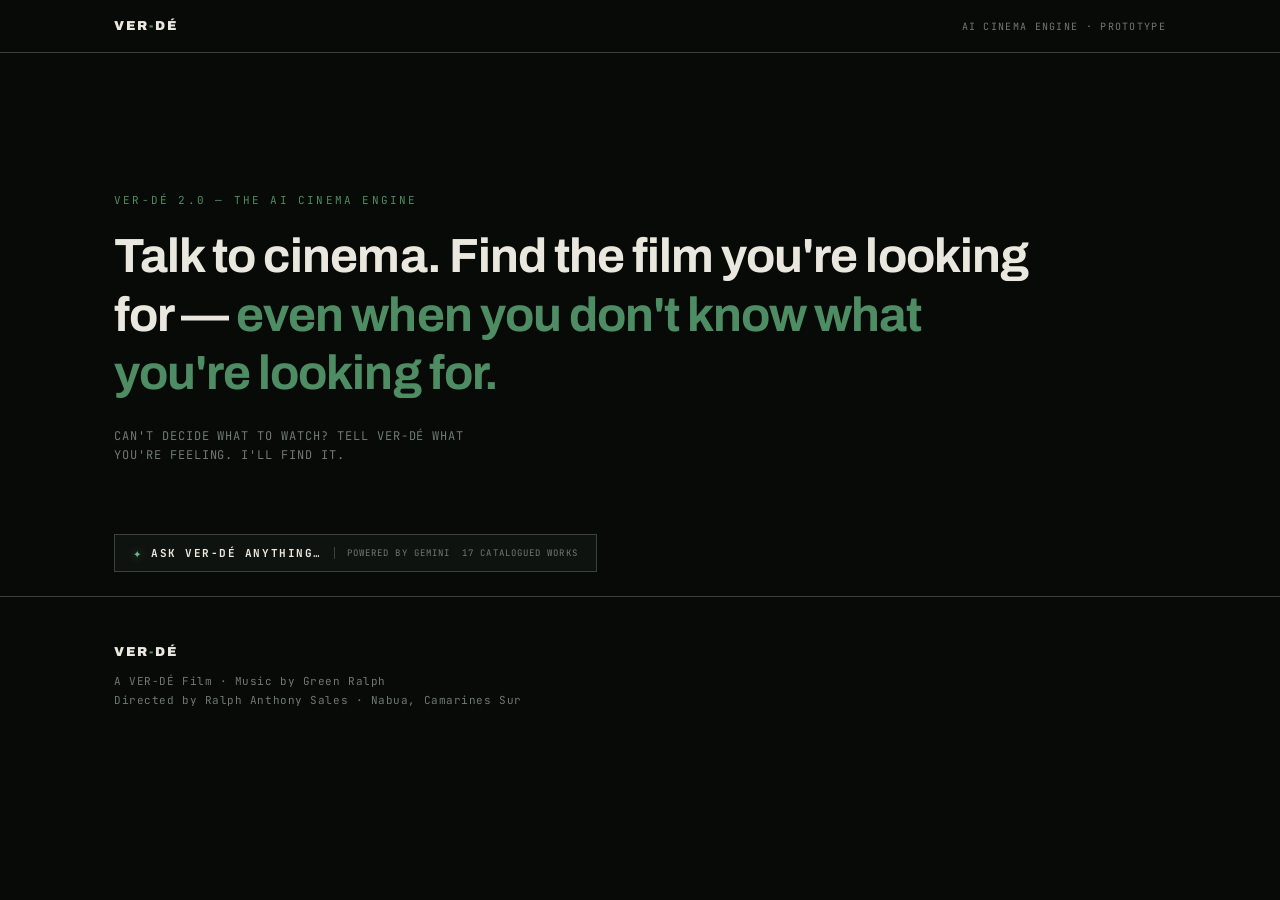
<file: index.html>
<!doctype html>
<html lang="en">
<head>
  <meta charset="UTF-8">
  <meta name="viewport" content="width=device-width, initial-scale=1.0">
  <meta name="description" content="VER-DÉ 2.0 — The AI Cinema Engine. Talk to cinema. Find the film you're looking for — even when you don't know what you're looking for.">
  <title>VER-DÉ 2.0 — The AI Cinema Engine</title>
  <link href="data:image/svg+xml,%3Csvg xmlns='http://www.w3.org/2000/svg' viewBox='0 0 64 64'%3E%3Crect width='64' height='64' fill='%23080A08'/%3E%3Cpath d='M16 18 L32 46 L48 18' fill='none' stroke='%23E9E7DE' stroke-width='7' stroke-linecap='square'/%3E%3Crect x='26' y='30' width='12' height='4.5' fill='%234E8C63'/%3E%3C/svg%3E" rel="icon">
  <link href="data:image/svg+xml,%3Csvg xmlns='http://www.w3.org/2000/svg' viewBox='0 0 64 64'%3E%3Crect width='64' height='64' fill='%23080A08'/%3E%3Cpath d='M16 18 L32 46 L48 18' fill='none' stroke='%23E9E7DE' stroke-width='7' stroke-linecap='square'/%3E%3Crect x='26' y='30' width='12' height='4.5' fill='%234E8C63'/%3E%3C/svg%3E" rel="apple-touch-icon">
  <meta name="theme-color" content="#080A08">
  <link rel="preconnect" href="https://fonts.googleapis.com">
  <link rel="preconnect" href="https://fonts.gstatic.com" crossorigin>
  <link href="https://fonts.googleapis.com/css2?family=Archivo:wght@500;700;900&family=JetBrains+Mono:wght@400;600&family=Newsreader:ital,opsz,wght@0,6..72,300;0,6..72,400&display=swap" rel="stylesheet">
  <link rel="stylesheet" href="styles.css">
</head>
<body>
  <header>
    <div class="wrap topbar">
      <a class="mark" href="#top">VER<span>-</span>DÉ</a>
      <span>AI CINEMA ENGINE · PROTOTYPE</span>
    </div>
  </header>

  <main class="wrap" id="top">
    <section class="hero">
      <p class="eyebrow">VER-DÉ 2.0 — THE AI CINEMA ENGINE</p>
      <h1>Talk to cinema. Find the film you're looking for — <span class="accent-text">even when you don't know what you're looking for.</span></h1>
      <p class="lede">CAN'T DECIDE WHAT TO WATCH? TELL VER-DÉ WHAT YOU'RE FEELING. I'LL FIND IT.</p>
    </section>

    <div class="ai-launcher-wrap" id="aiLauncherWrap">
      <button type="button" class="ai-launcher" id="aiLauncher" aria-expanded="false" aria-controls="conversationSection">
        <span class="sparkle-gemini" aria-hidden="true">✦</span>
        <span class="launcher-label">ASK VER-DÉ ANYTHING…</span>
        <span class="gemini-subtle-badge">Powered by Gemini</span>
        <span class="launcher-tag">17 CATALOGUED WORKS</span>
      </button>
    </div>

    <section class="conversation is-collapsed" id="conversationSection" aria-label="Ask VER-DÉ Anything">
      <div class="conversation-head">
        <div class="head-left">
          <span class="sparkle-gemini" aria-hidden="true">✦</span>
          <span>ASK VER-DÉ ANYTHING…</span>
          <span class="gemini-subtle-tag">Powered by Gemini</span>
        </div>
        <div class="head-right">
          <span>17 CATALOGUED WORKS</span>
          <button type="button" class="collapse-btn" id="collapseAi" aria-label="Collapse Ask VER-DÉ">✕</button>
        </div>
      </div>

      <div class="messages" id="messages" aria-live="polite">
        <article class="message assistant-message">
          <div class="avatar">V</div>
          <div class="message-body">
            <p class="speaker">VER-DÉ</p>
            <p class="assistant-lead-text">I’ll help you find something. What does the moment call for?</p>
          </div>
          <button type="button" class="listen-btn" aria-label="Listen to response" title="Listen">🔊</button>
        </article>
      </div>

      <form class="prompt-form" id="promptForm">
        <input id="prompt" autocomplete="off" placeholder="Tell VER-DÉ what you're looking for…" aria-label="Tell VER-DÉ what you're looking for…" required>
        <button type="button" class="mic-btn" id="micBtn" aria-label="Voice input" title="Talk to VER-DÉ">
          <svg class="mic-icon" viewBox="0 0 24 24" width="16" height="16" fill="currentColor">
            <path d="M12 14c1.66 0 3-1.34 3-3V5c0-1.66-1.34-3-3-3S9 3.34 9 5v6c0 1.66 1.34 3 3 3z"/>
            <path d="M17 11c0 2.76-2.24 5-5 5s-5-2.24-5-5H5c0 3.53 2.61 6.43 6 6.92V21h2v-3.08c3.39-.49 6-3.39 6-6.92h-2z"/>
          </svg>
        </button>
        <button type="submit">Ask</button>
      </form>

      <div class="prompt-suggestions">
        <span>TRY</span>
        <button type="button" data-prompt="I don't know what to watch, help me.">I don't know what to watch, help me.</button>
        <button type="button" data-prompt="Emotional, hopeful, 10 minutes">Emotional, hopeful, 10 minutes</button>
        <button type="button" data-prompt="About the land">About the land</button>
        <button type="button" data-prompt="Being judged">Being judged</button>
      </div>
    </section>

    <!-- Hidden compatibility containers for external queries -->
    <div id="catalogHead" style="display: none;"><span id="resultCount"></span></div>
    <div id="recommendations" style="display: none;"></div>
  </main>

  <footer>
    <div class="wrap">
      <div class="mark">VER<span>-</span>DÉ</div>
      <p>A VER-DÉ Film · Music by Green Ralph<br>Directed by Ralph Anthony Sales · Nabua, Camarines Sur</p>
    </div>
  </footer>

  <dialog id="watchDialog">
    <button class="close-dialog" aria-label="Close">×</button>
    <p class="eyebrow">VER-DÉ</p>
    <h2 id="dialogTitle"></h2>
    <p id="dialogText"></p>
    <iframe id="dialogPlayer" title="VER-DÉ film player" allow="accelerometer; autoplay; clipboard-write; encrypted-media; gyroscope; picture-in-picture; web-share" allowfullscreen referrerpolicy="strict-origin-when-cross-origin"></iframe>
    <a class="dialog-action" id="dialogAction" href="https://ver-de.com/#offer" hidden>GET FOUNDING ACCESS →</a>

    <div class="film-companion is-collapsed" id="filmCompanion">
      <button type="button" class="companion-launcher" id="companionLauncher" aria-expanded="false" aria-controls="companionBody">
        <div class="launcher-left">
          <span class="sparkle-gemini" aria-hidden="true">✦</span>
          <span>ASK VER-DÉ ABOUT THIS FILM</span>
        </div>
        <span class="companion-launcher-badge" id="companionLauncherBadge"></span>
      </button>

      <div class="companion-body" id="companionBody">
        <div class="companion-head">
          <div class="head-left">
            <span class="sparkle-gemini" aria-hidden="true">✦</span>
            <span>ASK VER-DÉ ABOUT THIS FILM</span>
            <span class="gemini-subtle-tag">Powered by Gemini</span>
          </div>
          <div class="head-right">
            <span id="companionFilmBadge"></span>
            <button type="button" class="collapse-btn" id="collapseCompanion" aria-label="Collapse film companion">✕</button>
          </div>
        </div>

        <div class="companion-messages" id="companionMessages" aria-live="polite"></div>

        <form class="companion-form" id="companionForm">
          <input id="companionInput" autocomplete="off" placeholder="Ask about this film..." aria-label="Ask about this film" required>
          <button type="button" class="mic-btn" id="companionMicBtn" aria-label="Voice input" title="Talk about this film">
            <svg class="mic-icon" viewBox="0 0 24 24" width="15" height="15" fill="currentColor">
              <path d="M12 14c1.66 0 3-1.34 3-3V5c0-1.66-1.34-3-3-3S9 3.34 9 5v6c0 1.66 1.34 3 3 3z"/>
              <path d="M17 11c0 2.76-2.24 5-5 5s-5-2.24-5-5H5c0 3.53 2.61 6.43 6 6.92V21h2v-3.08c3.39-.49 6-3.39 6-6.92h-2z"/>
            </svg>
          </button>
          <button type="submit">Ask</button>
        </form>

        <div class="companion-suggestions" id="companionSuggestions"></div>
      </div>
    </div>
  </dialog>

  <script src="catalog.js"></script>
  <script src="ai-client.js"></script>
  <script src="app.js"></script>
</body>
</html>
</file>
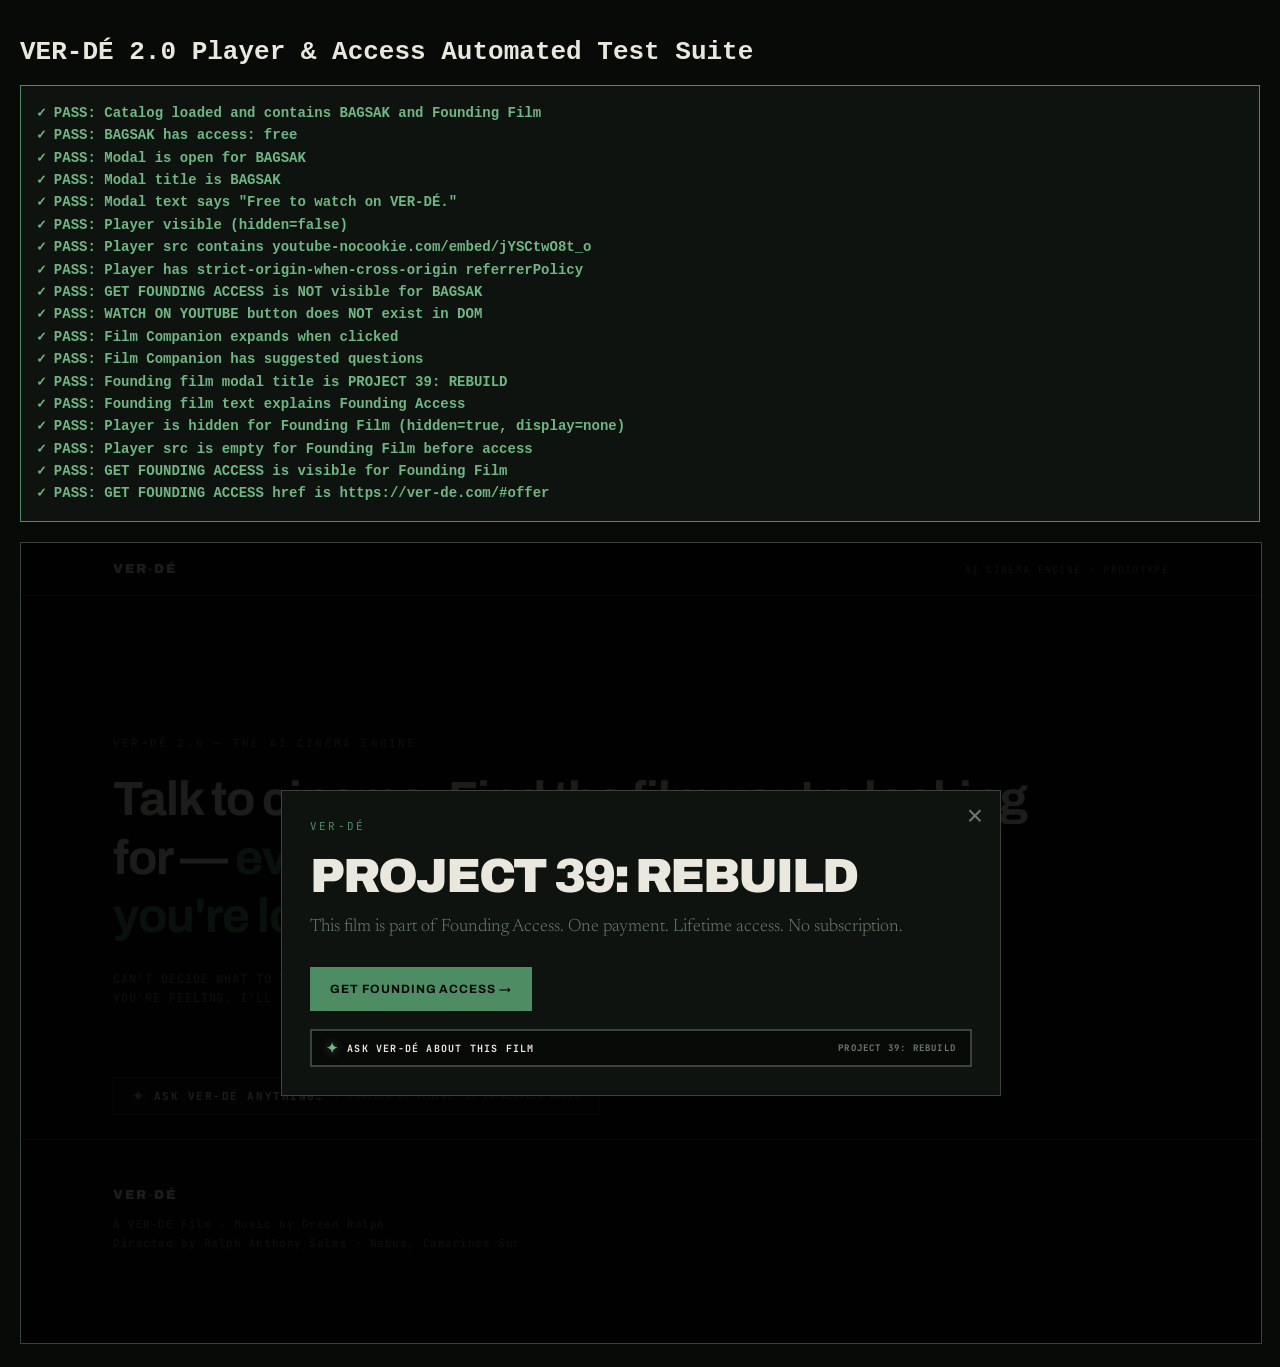
<file: qa.html>
<!DOCTYPE html>
<html lang="en">
<head>
  <meta charset="utf-8">
  <title>VER-DÉ QA Test Suite</title>
  <style>
    body {
      margin: 0;
      background: #080a08;
      color: #e9e7de;
      font-family: monospace;
      padding: 20px;
    }
    #results {
      padding: 16px;
      border: 1px solid #4e8c63;
      background: #0f1310;
      margin-bottom: 20px;
      font-size: 14px;
      line-height: 1.6;
    }
    .pass { color: #6fb683; font-weight: bold; }
    .fail { color: #e5484d; font-weight: bold; }
    iframe {
      width: 100%;
      height: 800px;
      border: 1px solid #3a423c;
    }
  </style>
</head>
<body>
  <h1>VER-DÉ 2.0 Player & Access Automated Test Suite</h1>
  <div id="results">Running tests...</div>
  <iframe id="testFrame" src="/index.html"></iframe>

  <script>
    const urlParams = new URLSearchParams(window.location.search);
    const viewMode = urlParams.get('view'); // 'bagsak' or 'founding' or null

    const frame = document.getElementById('testFrame');
    const results = document.getElementById('results');

    function log(msg, isPass) {
      const div = document.createElement('div');
      div.className = isPass ? 'pass' : 'fail';
      div.textContent = `${isPass ? '✓ PASS' : '✗ FAIL'}: ${msg}`;
      results.appendChild(div);
      console.log(div.textContent);
    }

    frame.onload = () => {
      try {
        const win = frame.contentWindow;
        const doc = frame.contentDocument;

        results.innerHTML = '';

        // Test 1: Check catalog is loaded
        const catalog = win.eval('catalog');
        const bagsak = catalog.find(f => f.id === 'bagsak');
        const foundingFilm = catalog.find(f => f.access === 'founding');
        log('Catalog loaded and contains BAGSAK and Founding Film', Boolean(bagsak && foundingFilm));

        // Test 2: Verify BAGSAK is free
        log('BAGSAK has access: free', bagsak.access === 'free');

        // Test 3: Open BAGSAK
        win.eval('openFilmPlayer(catalog.find(f => f.id === "bagsak"))');
        const modal = doc.querySelector('#watchDialog');
        const title = doc.querySelector('#dialogTitle');
        const text = doc.querySelector('#dialogText');
        const player = doc.querySelector('#dialogPlayer');
        const action = doc.querySelector('#dialogAction');
        const youtubeFallback = doc.querySelector('#dialogYouTubeFallback');

        log('Modal is open for BAGSAK', modal.hasAttribute('open'));
        log('Modal title is BAGSAK', title.textContent === 'BAGSAK');
        log('Modal text says "Free to watch on VER-DÉ."', text.textContent === 'Free to watch on VER-DÉ.');
        log('Player visible (hidden=false)', player.hidden === false && win.getComputedStyle(player).display !== 'none');
        log('Player src contains youtube-nocookie.com/embed/' + bagsak.videoId, player.src.includes('https://www.youtube-nocookie.com/embed/' + bagsak.videoId));
        log('Player has strict-origin-when-cross-origin referrerPolicy', player.referrerPolicy === 'strict-origin-when-cross-origin' || player.getAttribute('referrerpolicy') === 'strict-origin-when-cross-origin');
        log('GET FOUNDING ACCESS is NOT visible for BAGSAK', action.hidden === true && win.getComputedStyle(action).display === 'none');
        log('WATCH ON YOUTUBE button does NOT exist in DOM', youtubeFallback === null);

        // Test 4: Companion on BAGSAK
        const companionLauncher = doc.querySelector('#companionLauncher');
        companionLauncher.click();
        const companionBody = doc.querySelector('#companionBody');
        log('Film Companion expands when clicked', win.getComputedStyle(companionBody).display !== 'none');
        const suggestions = doc.querySelectorAll('#companionSuggestions button');
        log('Film Companion has suggested questions', suggestions.length > 0);

        // Test 5: Founding Access Film
        win.eval('openFilmPlayer(catalog.find(f => f.access === "founding"))');
        log('Founding film modal title is ' + foundingFilm.title, title.textContent === foundingFilm.title);
        log('Founding film text explains Founding Access', text.textContent.includes('Founding Access'));
        log('Player is hidden for Founding Film (hidden=true, display=none)', player.hidden === true && win.getComputedStyle(player).display === 'none');
        log('Player src is empty for Founding Film before access', player.src === '' || player.src.endsWith('/index.html') || player.src.endsWith('/qa.html'));
        log('GET FOUNDING ACCESS is visible for Founding Film', action.hidden === false && win.getComputedStyle(action).display !== 'none');
        log('GET FOUNDING ACCESS href is https://ver-de.com/#offer', action.href === 'https://ver-de.com/#offer');

        // Test 6: Final check on viewMode
        if (viewMode === 'bagsak') {
          win.eval('openFilmPlayer(catalog.find(f => f.id === "bagsak"))');
        } else if (viewMode === 'founding') {
          win.eval('openFilmPlayer(catalog.find(f => f.access === "founding"))');
        }
      } catch (err) {
        log('Exception running test suite: ' + err.message, false);
      }
    };
  </script>
</body>
</html>
</file>
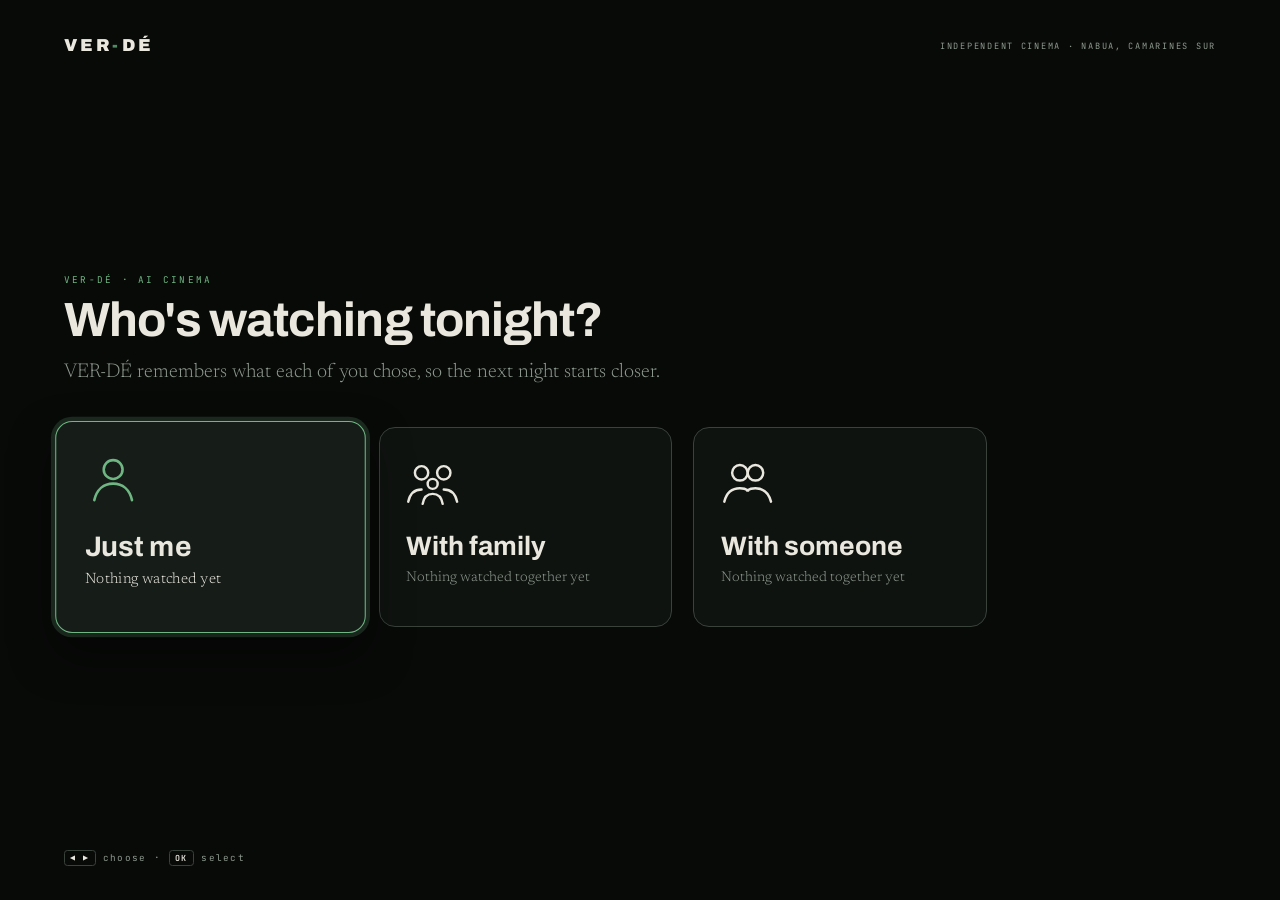
<file: tv.html>
<!doctype html>
<html lang="en">
<head>
  <meta charset="UTF-8">
  <meta name="viewport" content="width=device-width, initial-scale=1.0, user-scalable=no">
  <meta name="description" content="VER-DÉ 2.0 for Fire TV — tell VER-DÉ what the moment calls for, and it finds the independent film.">
  <meta name="theme-color" content="#080A08">
  <title>VER-DÉ for TV</title>
  <link rel="preconnect" href="https://fonts.googleapis.com">
  <link rel="preconnect" href="https://fonts.gstatic.com" crossorigin>
  <link href="https://fonts.googleapis.com/css2?family=Archivo:wght@500;700;900&family=JetBrains+Mono:wght@400;600&family=Newsreader:ital,opsz,wght@0,6..72,300;0,6..72,400;1,6..72,300&display=swap" rel="stylesheet">
  <link rel="stylesheet" href="tv.css">
</head>
<body>
  <div class="backdrop" id="backdrop" aria-hidden="true"></div>

  <header class="topbar">
    <div class="mark">VER<span>-</span>DÉ</div>
    <div class="topbar-right">
      <span id="householdBadge" class="household-badge" hidden></span>
      <span class="topbar-tag">INDEPENDENT CINEMA · NABUA, CAMARINES SUR</span>
    </div>
  </header>

  <!-- 1. WHO'S WATCHING -->
  <section class="screen is-active" id="screenWho" aria-label="Who's watching">
    <p class="eyebrow">VER-DÉ · AI CINEMA</p>
    <h1 class="display">Who's watching tonight?</h1>
    <p class="lede">VER-DÉ remembers what each of you chose, so the next night starts closer.</p>
    <div class="who-row">
      <button class="who f" data-household="solo">
        <span class="who-glyph" aria-hidden="true">
          <svg viewBox="0 0 48 48"><circle cx="24" cy="16" r="8"/><path d="M8 42c2-9 8-14 16-14s14 5 16 14"/></svg>
        </span>
        <span class="who-title">Just me</span>
        <span class="who-memory" data-memory-for="solo"></span>
      </button>
      <button class="who f" data-household="family">
        <span class="who-glyph" aria-hidden="true">
          <svg viewBox="0 0 48 48"><circle cx="14" cy="16" r="6"/><circle cx="34" cy="16" r="6"/><circle cx="24" cy="26" r="4.5"/><path d="M2 42c1.5-7 6-11 12-11M46 42c-1.5-7-6-11-12-11M15 44c1-6 4.5-9 9-9s8 3 9 9"/></svg>
        </span>
        <span class="who-title">With family</span>
        <span class="who-memory" data-memory-for="family"></span>
      </button>
      <button class="who f" data-household="together">
        <span class="who-glyph" aria-hidden="true">
          <svg viewBox="0 0 48 48"><circle cx="17" cy="16" r="7"/><circle cx="31" cy="16" r="7"/><path d="M3 42c2-8 7-12 14-12 3 0 5.5.7 7.5 2M45 42c-2-8-7-12-14-12-3 0-5.5.7-7.5 2"/></svg>
        </span>
        <span class="who-title">With someone</span>
        <span class="who-memory" data-memory-for="together"></span>
      </button>
    </div>
    <p class="hint"><kbd>◀ ▶</kbd> choose · <kbd>OK</kbd> select</p>
  </section>

  <!-- 2. THE MOMENT -->
  <section class="screen" id="screenMoment" aria-label="What does the moment call for">
    <div class="assistant">
      <span class="avatar" aria-hidden="true">V</span>
      <div>
        <p class="speaker">VER-DÉ</p>
        <p class="assistant-line" id="momentLine">I'll help you find something. What does the moment call for?</p>
      </div>
    </div>

    <div class="chip-grid" id="moodChips" role="list">
      <button class="chip f" data-query="I don't know what to watch, help me.">I don't know what to watch</button>
      <button class="chip f" data-query="Something emotional, but hopeful.">Something hopeful</button>
      <button class="chip f" data-query="A film about the land.">About the land</button>
      <button class="chip f" data-query="Something about being judged.">Being judged</button>
      <button class="chip f" data-query="A story about family.">About family</button>
      <button class="chip f" data-query="Something about losing everything and rebuilding.">Losing everything, rebuilding</button>
      <button class="chip f" data-query="A film about a storm and faith.">The storm and faith</button>
      <button class="chip f" data-query="Something under 10 minutes.">Under 10 minutes</button>
      <button class="chip chip-accent f" data-query="Surprise me.">Surprise me</button>
    </div>

    <div class="memory-rail" id="memoryRail" hidden>
      <p class="rail-title" id="memoryTitle">Last time</p>
      <div class="rail" id="memoryCards"></div>
    </div>

    <p class="hint"><kbd>◀ ▲ ▼ ▶</kbd> move · <kbd>OK</kbd> ask VER-DÉ · <kbd>BACK</kbd> change who's watching</p>
  </section>

  <!-- 3. LISTENING / RESULTS -->
  <section class="screen" id="screenResults" aria-label="Recommendations">
    <div class="ask-echo">
      <p class="echo-label" id="echoLabel">YOU ASKED</p>
      <p class="echo-text" id="echoText"></p>
      <div class="understood" id="understood" hidden></div>
    </div>

    <div class="assistant assistant-compact">
      <span class="avatar" aria-hidden="true">V</span>
      <div>
        <p class="speaker">VER-DÉ</p>
        <p class="assistant-line" id="resultLine" aria-live="polite">Listening to the moment…</p>
      </div>
    </div>

    <div class="cards" id="cards"></div>

    <div class="refine" id="refine" hidden>
      <span class="refine-label">REFINE</span>
      <button class="chip chip-small f" data-refine="another">Another one</button>
      <button class="chip chip-small f" data-refine="shorter">Something shorter</button>
      <button class="chip chip-small f" data-refine="why">Why this one?</button>
      <button class="chip chip-small f" data-refine="mood">Change the mood</button>
    </div>
    <p class="hint"><kbd>OK</kbd> watch · <kbd>▼</kbd> refine · <kbd>BACK</kbd> change the mood</p>
  </section>

  <!-- 4. PLAYER / ACCESS -->
  <section class="overlay" id="player" aria-label="Now playing" hidden>
    <div class="player-stage" id="playerStage">
      <iframe id="playerFrame" title="VER-DÉ film player" allow="autoplay; encrypted-media; picture-in-picture" allowfullscreen referrerpolicy="strict-origin-when-cross-origin"></iframe>
    </div>
    <div class="player-chrome" id="playerChrome">
      <p class="eyebrow">NOW PLAYING · A VER-DÉ FILM</p>
      <p class="player-title" id="playerTitle"></p>
      <p class="hint"><kbd>BACK</kbd> return to VER-DÉ</p>
    </div>
  </section>

  <section class="overlay overlay-access" id="access" aria-label="Founding Access" hidden>
    <div class="access-art" id="accessArt"></div>
    <div class="access-body">
      <p class="eyebrow">FOUNDING ACCESS</p>
      <h2 class="display access-title" id="accessTitle"></h2>
      <p class="access-synopsis" id="accessSynopsis"></p>
      <p class="access-offer">This film is part of Founding Access. One payment. Lifetime access. No subscription.</p>
      <div class="access-qr">
        <div class="qr" id="accessQr" aria-label="QR code to ver-de.com"></div>
        <div>
          <p class="qr-lead">Scan with your phone to unlock</p>
          <p class="qr-url">ver-de.com</p>
        </div>
      </div>
      <div class="access-actions">
        <button class="chip f" id="accessBack">Back to recommendations</button>
      </div>
    </div>
  </section>

  <script src="vendor/qrcode.js"></script>
  <script src="catalog.js"></script>
  <script src="ai-client.js"></script>
  <script src="tv.js"></script>
</body>
</html>
</file>
<file: styles.css>
:root{--void:#080A08;--surface:#0F1310;--raised:#161C18;--bone:#E9E7DE;--muted:#6F7A70;--dim:#3A423C;--verdigris:#4E8C63;--verdigris-lit:#6FB683;--display:'Archivo',system-ui,sans-serif;--body:'Newsreader',Georgia,serif;--mono:'JetBrains Mono',ui-monospace,monospace;--gut:clamp(20px,5vw,64px)}*{box-sizing:border-box}html{background:var(--void)}body{margin:0;background:var(--void);color:var(--bone);font:300 18px/1.5 var(--body);-webkit-font-smoothing:antialiased}.wrap{max-width:1180px;margin:auto;padding:0 var(--gut)}header{padding:19px 0;border-bottom:1px solid var(--dim)}.topbar{display:flex;justify-content:space-between;align-items:center;color:var(--muted);font:10px var(--mono);letter-spacing:.13em}.mark{font:900 13px var(--display);letter-spacing:.16em;color:var(--bone);text-decoration:none}.mark span{color:var(--verdigris)}.hero{padding:clamp(88px,12vw,140px) 0 68px}.eyebrow{margin:0 0 20px;color:var(--verdigris);font:11px var(--mono);letter-spacing:.2em;text-transform:uppercase}.hero h1{margin:0;max-width:32ch;font:700 clamp(28px,4vw,48px)/1.22 var(--display);letter-spacing:-.02em;color:var(--bone);text-transform:none}.accent-text{color:var(--verdigris)}.hero .lede{max-width:54ch;margin:24px 0 0;color:var(--muted);font:400 12px/1.65 var(--mono);letter-spacing:.08em;text-transform:uppercase}.conversation{border:1px solid var(--dim);background:var(--surface);margin-bottom:80px}.conversation-head{display:flex;justify-content:space-between;gap:20px;padding:15px 18px;border-bottom:1px solid var(--dim);color:var(--verdigris);font:10px var(--mono);letter-spacing:.14em}.messages{display:flex;flex-direction:column;gap:20px;min-height:160px;max-height:640px;overflow-y:auto;padding:24px}.message{display:flex;align-items:flex-start;gap:12px;max-width:88%}.message p{margin:0}.message-body{flex:1;min-width:0}.assistant-lead-text{font-size:16px;line-height:1.5}.avatar{display:grid;place-items:center;width:26px;height:26px;flex:none;border:1px solid var(--verdigris);border-radius:50%;color:var(--verdigris-lit);font:700 12px var(--display)}.speaker{margin-bottom:4px!important;color:var(--verdigris);font:9px var(--mono)!important;letter-spacing:.13em}.user-message{align-self:flex-end;padding:10px 14px;background:var(--raised);border-left:1px solid var(--verdigris);font-size:16px}.listen-btn{border:0;background:transparent;color:var(--muted);font-size:11px;cursor:pointer;padding:3px 6px;margin-left:auto;align-self:flex-start;line-height:1;border-radius:2px;opacity:.7;transition:color .15s,opacity .15s,transform .15s}.listen-btn:hover{color:var(--bone);opacity:1;transform:scale(1.1)}.listen-btn.is-speaking{color:var(--verdigris-lit);opacity:1;animation:speak-pulse 1s infinite alternate}@keyframes speak-pulse{0%{opacity:.6}100%{opacity:1}}.inline-film-card{margin-top:14px;border:1px solid var(--dim);background:var(--void);padding:14px;display:flex;flex-direction:column;gap:12px}.film-frame-wrap{position:relative;width:100%;aspect-ratio:16/9;overflow:hidden;background:#000;border:1px solid var(--dim)}.film-frame{width:100%;height:100%;object-fit:cover;display:block}.access-tag{position:absolute;top:10px;right:10px;background:rgba(8,10,8,.88);backdrop-filter:blur(4px);border:1px solid var(--dim);padding:3px 7px;font:700 9px var(--mono);letter-spacing:.12em;text-transform:uppercase;color:var(--verdigris-lit)}.access-tag.founding{color:var(--muted)}.film-details{display:flex;flex-direction:column;gap:8px}.film-meta-row{display:flex;justify-content:space-between;align-items:center;flex-wrap:wrap;gap:8px;font:10px var(--mono);color:var(--muted);text-transform:uppercase;letter-spacing:.1em}.film-award-tag{color:var(--verdigris-lit);font-size:9px}.film-card-title{margin:0;font:900 clamp(20px,2.2vw,28px)/1 var(--display);letter-spacing:-.03em;color:var(--bone);text-transform:uppercase}.why-fits-box{background:var(--surface);border-left:2px solid var(--verdigris);padding:10px 12px;margin-top:4px}.why-fits-label{display:block;font:700 9px var(--mono);letter-spacing:.14em;color:var(--verdigris-lit);text-transform:uppercase;margin-bottom:4px}.why-fits-text{margin:0;font:300 14px/1.5 var(--body);color:var(--bone)}.card-action-row{display:flex;align-items:center;gap:10px;margin-top:6px}.inline-watch{display:inline-flex;align-items:center;justify-content:center;min-height:38px;padding:0 18px;border:0;background:var(--verdigris);color:#050705;font:700 11px var(--display);letter-spacing:.08em;text-transform:uppercase;cursor:pointer;text-decoration:none;transition:background .15s}.inline-watch:hover{background:var(--verdigris-lit)}.inline-watch span{margin-left:8px}.inline-listen{display:inline-flex;align-items:center;gap:6px;border:1px solid var(--dim);background:transparent;color:var(--bone);font:700 10px var(--mono);letter-spacing:.1em;text-transform:uppercase;padding:0 14px;min-height:38px;cursor:pointer;opacity:1;transition:border-color .15s,color .15s}.inline-listen:hover{border-color:var(--verdigris);color:var(--verdigris-lit)}.prompt-form{display:flex;padding:13px;border-top:1px solid var(--dim);gap:10px}.prompt-form input{min-width:0;flex:1;border:1px solid var(--dim);border-radius:0;background:var(--void);padding:13px;color:var(--bone);font:16px var(--body);outline:0}.prompt-form input:focus{border-color:var(--verdigris)}.mic-btn{display:flex;align-items:center;justify-content:center;border:1px solid var(--dim);border-radius:0;background:var(--void);color:var(--muted);padding:0 14px;cursor:pointer;transition:border-color .15s,color .15s,background .15s}.mic-btn:hover{border-color:var(--verdigris);color:var(--bone)}.mic-btn.is-recording{border-color:#e5484d;color:#e5484d;background:rgba(229,72,77,.08);animation:mic-pulse 1.2s infinite}@keyframes mic-pulse{0%,100%{opacity:1}50%{opacity:.45}}.prompt-form button[type="submit"],.dialog-action{border:0;border-radius:0;background:var(--verdigris);padding:0 20px;color:#050705;font:700 12px var(--display);letter-spacing:.08em;text-transform:uppercase;cursor:pointer;text-decoration:none}.prompt-suggestions{display:flex;flex-wrap:wrap;gap:9px;padding:0 13px 14px;color:var(--muted);font:9px var(--mono);letter-spacing:.1em;align-items:center}.prompt-suggestions button{border:1px solid var(--dim);background:transparent;color:var(--bone);padding:6px 8px;font:9px var(--mono);cursor:pointer}.prompt-suggestions button:hover{border-color:var(--verdigris);color:var(--verdigris-lit)}footer{border-top:1px solid var(--dim);padding:48px 0;color:var(--muted)}footer p{margin:13px 0 0;font:11px/1.7 var(--mono);letter-spacing:.05em}dialog{width:min(720px,calc(100vw - 30px));max-height:calc(100vh - 40px);overflow-y:auto;border:1px solid var(--dim);padding:28px;background:var(--surface);color:var(--bone)}dialog::backdrop{background:rgba(0,0,0,.88)}dialog h2{margin:0 0 14px;font:900 clamp(28px,4vw,48px)/.98 var(--display);letter-spacing:-.04em}dialog p:not(.eyebrow){margin:0 0 20px;color:var(--muted)}.close-dialog{position:absolute;right:11px;top:8px;border:0;background:transparent;color:var(--muted);font-size:28px;cursor:pointer}#dialogPlayer{display:block;width:100%;border:0;aspect-ratio:16/9;background:#000}.dialog-action{display:inline-flex;align-items:center;min-height:44px;margin-top:6px}.film-companion{margin-top:18px;border:1px solid var(--dim);background:var(--void)}.companion-head{display:flex;justify-content:space-between;gap:10px;padding:10px 14px;border-bottom:1px solid var(--dim);color:var(--verdigris);font:9px var(--mono);letter-spacing:.14em}.companion-messages{display:flex;flex-direction:column;gap:10px;max-height:140px;overflow-y:auto;padding:12px 14px;font-size:14px;line-height:1.45}.companion-messages .message{font-size:14px;max-width:96%}.companion-messages .avatar{width:20px;height:20px;font-size:10px}.companion-form{display:flex;padding:9px 12px;border-top:1px solid var(--dim);gap:8px}.companion-form input{min-width:0;flex:1;border:1px solid var(--dim);border-radius:0;background:var(--surface);padding:8px 10px;color:var(--bone);font:14px var(--body);outline:0}.companion-form input:focus{border-color:var(--verdigris)}.companion-form button[type="submit"]{border:0;border-radius:0;background:var(--verdigris);padding:0 14px;color:#050705;font:700 11px var(--display);letter-spacing:.08em;text-transform:uppercase;cursor:pointer}.companion-suggestions{display:flex;flex-wrap:wrap;gap:6px;padding:0 12px 10px;color:var(--muted);font:9px var(--mono);align-items:center}.companion-suggestions button{border:1px solid var(--dim);background:transparent;color:var(--bone);padding:4px 8px;font:9px var(--mono);cursor:pointer}.companion-suggestions button:hover{border-color:var(--verdigris);color:var(--verdigris-lit)}.sparkle-gemini{display:inline-block;color:var(--verdigris-lit);margin-right:8px;font-size:14px;line-height:1;filter:drop-shadow(0 0 5px rgba(111,182,131,.5));transition:transform .2s ease,color .2s ease}.ai-launcher:hover .sparkle-gemini,.companion-launcher:hover .sparkle-gemini{transform:scale(1.2);color:#9ad9b0}.ai-launcher-wrap{margin:0 0 24px;display:flex;align-items:center}.ai-launcher{display:inline-flex;align-items:center;border:1px solid var(--dim);background:var(--surface);color:var(--bone);padding:11px 18px;font:700 11px var(--mono);letter-spacing:.14em;text-transform:uppercase;cursor:pointer;transition:border-color .15s,color .15s,background .15s}.ai-launcher:hover{border-color:var(--verdigris);color:var(--verdigris-lit);background:var(--raised)}.gemini-subtle-badge{margin-left:12px;padding-left:12px;border-left:1px solid var(--dim);color:var(--muted);font-weight:400;font-size:9px;letter-spacing:.12em;text-transform:uppercase}.launcher-tag{margin-left:12px;color:var(--muted);font-weight:400;font-size:9px;letter-spacing:.12em}.head-left,.launcher-left{display:flex;align-items:center}.gemini-subtle-tag{margin-left:10px;padding-left:10px;border-left:1px solid var(--dim);color:var(--muted);font:400 8.5px var(--mono);letter-spacing:.12em;text-transform:uppercase}.head-right{display:flex;align-items:center;gap:12px}.collapse-btn{border:0;background:transparent;color:var(--muted);font:12px var(--mono);cursor:pointer;padding:2px 6px;line-height:1}.collapse-btn:hover{color:var(--bone)}.conversation.is-collapsed{display:none}.ai-launcher-wrap.is-hidden{display:none}.companion-launcher{width:100%;display:flex;align-items:center;justify-content:space-between;border:1px solid var(--dim);background:var(--void);color:var(--bone);padding:10px 14px;font:700 10px var(--mono);letter-spacing:.12em;text-transform:uppercase;cursor:pointer;transition:border-color .15s,color .15s}.companion-launcher:hover{border-color:var(--verdigris);color:var(--verdigris-lit);background:var(--surface)}.companion-launcher-badge{color:var(--muted);font-size:9px}.film-companion.is-collapsed .companion-body{display:none}.film-companion.is-expanded .companion-launcher{display:none}@media(max-width:760px){.topbar span{display:none}.hero{padding-top:72px}.conversation-head{font-size:8px}.prompt-form button[type="submit"]{padding:0 14px}.message{max-width:98%}}[hidden],.dialog-action[hidden],#dialogPlayer[hidden]{display:none!important}.prompt-form label,.companion-form label,.sr-only{display:none!important}
</file>
<file: tv.css>
/* VER-DÉ for TV — 10-foot interface.
   1rem = 10px on a 1920×1080 screen, and scales with the viewport, so the layout
   is identical on a Fire TV WebView that reports 960×540 CSS pixels. */

:root {
  --void: #080A08;
  --surface: #0F1310;
  --raised: #161C18;
  --bone: #E9E7DE;
  --muted: #8E998F;
  --dim: #3A423C;
  --verdigris: #4E8C63;
  --verdigris-lit: #6FB683;
  --display: 'Archivo', system-ui, sans-serif;
  --body: 'Newsreader', Georgia, serif;
  --mono: 'JetBrains Mono', ui-monospace, monospace;
  --safe-x: 9.6rem;   /* 5% overscan safe area */
  --safe-y: 5.4rem;
  --ease: cubic-bezier(.2, .7, .2, 1);
}

* { box-sizing: border-box; }

html {
  font-size: min(calc(100vw / 192), calc(100vh / 108));
  background: var(--void);
}

body {
  margin: 0;
  width: 100vw;
  height: 100vh;
  overflow: hidden;
  background: var(--void);
  color: var(--bone);
  font-family: var(--body);
  -webkit-font-smoothing: antialiased;
  cursor: none;
}

button {
  font: inherit;
  color: inherit;
  background: none;
  border: 0;
  padding: 0;
  cursor: none;
}

/* Remote focus is the only pointer on a TV, so it must be unmistakable. */
.f { outline: none; transition: transform .18s var(--ease), box-shadow .18s var(--ease), background-color .18s var(--ease), border-color .18s var(--ease); }
.f:focus { outline: none; }

.backdrop {
  position: fixed;
  inset: 0;
  background-size: cover;
  background-position: center;
  filter: blur(4.8rem) saturate(1.1) brightness(.45);
  transform: scale(1.15);
  opacity: 0;
  transition: opacity 1.2s var(--ease), background-image .6s;
  z-index: 0;
}
.backdrop.is-on { opacity: .55; }
.backdrop::after {
  content: '';
  position: absolute;
  inset: 0;
  background: linear-gradient(180deg, rgba(8,10,8,.55) 0%, rgba(8,10,8,.85) 55%, var(--void) 100%);
}

.topbar {
  position: fixed;
  top: var(--safe-y);
  left: var(--safe-x);
  right: var(--safe-x);
  display: flex;
  justify-content: space-between;
  align-items: center;
  z-index: 3;
}
.mark { font: 900 2.6rem var(--display); letter-spacing: .18em; }
.mark span { color: var(--verdigris); }
.topbar-right { display: flex; gap: 2.4rem; align-items: center; }
.topbar-tag { font: 400 1.3rem var(--mono); letter-spacing: .2em; color: var(--muted); }
.household-badge {
  font: 600 1.3rem var(--mono);
  letter-spacing: .16em;
  color: var(--verdigris-lit);
  border: .15rem solid var(--verdigris);
  padding: .7rem 1.4rem;
  border-radius: 10rem;
  text-transform: uppercase;
}

.screen {
  position: fixed;
  inset: 0;
  padding: calc(var(--safe-y) + 8rem) var(--safe-x) var(--safe-y);
  display: none;
  flex-direction: column;
  z-index: 2;
}
.screen.is-active { display: flex; animation: rise .5s var(--ease); }
@keyframes rise { from { opacity: 0; transform: translateY(1.6rem); } to { opacity: 1; transform: none; } }

.eyebrow { margin: 0 0 1.6rem; font: 400 1.4rem var(--mono); letter-spacing: .24em; color: var(--verdigris-lit); }
.display { margin: 0; font: 700 7.2rem/1.02 var(--display); letter-spacing: -.02em; }
.lede { margin: 2rem 0 0; font: 300 3rem/1.3 var(--body); color: var(--muted); max-width: 110rem; }
.hint { margin: auto 0 0; font: 400 1.4rem var(--mono); letter-spacing: .14em; color: var(--muted); }
kbd {
  font: 600 1.25rem var(--mono);
  border: .12rem solid var(--dim);
  border-radius: .5rem;
  padding: .3rem .8rem;
  color: var(--bone);
}

/* ── Who's watching ─────────────────────────────── */
#screenWho { justify-content: center; padding-top: var(--safe-y); }
#screenWho .hint { position: absolute; bottom: var(--safe-y); left: var(--safe-x); }
.who-row { display: flex; gap: 3.2rem; margin-top: 6.4rem; }
.who {
  width: 44rem;
  min-height: 30rem;
  padding: 4rem;
  border-radius: 2.4rem;
  background: var(--surface);
  border: .25rem solid var(--dim);
  display: flex;
  flex-direction: column;
  align-items: flex-start;
  text-align: left;
}
.who-glyph svg { width: 8rem; height: 8rem; fill: none; stroke: var(--bone); stroke-width: 2.2; stroke-linecap: round; }
.who-title { margin-top: 3.2rem; font: 700 4rem var(--display); }
.who-memory { margin-top: 1.2rem; font: 300 2.1rem/1.35 var(--body); color: var(--muted); min-height: 2.8rem; }
.who:focus { border-color: var(--verdigris-lit); background: var(--raised); transform: scale(1.06); box-shadow: 0 0 0 .6rem rgba(111,182,131,.18), 0 3rem 6rem rgba(0,0,0,.5); }
.who:focus .who-glyph svg { stroke: var(--verdigris-lit); }
.who:focus .who-memory { color: var(--bone); }

/* ── Assistant voice ────────────────────────────── */
.assistant { display: flex; gap: 2.8rem; align-items: flex-start; max-width: 150rem; }
.avatar {
  flex: none;
  width: 7.2rem;
  height: 7.2rem;
  border-radius: 50%;
  display: grid;
  place-items: center;
  background: var(--verdigris);
  font: 900 3rem var(--display);
  color: var(--void);
}
.speaker { margin: .2rem 0 1rem; font: 600 1.4rem var(--mono); letter-spacing: .24em; color: var(--verdigris-lit); }
.assistant-line { margin: 0; font: 300 5rem/1.18 var(--body); letter-spacing: -.005em; }
.assistant-compact .avatar { width: 5.6rem; height: 5.6rem; font-size: 2.4rem; }
.assistant-compact .assistant-line { font-size: 3.6rem; }

/* ── Chips ──────────────────────────────────────── */
.chip-grid { display: flex; flex-wrap: wrap; gap: 2rem; margin-top: 5.6rem; max-width: 170rem; }
.chip {
  font: 500 2.6rem var(--display);
  padding: 2rem 3.4rem;
  border-radius: 10rem;
  background: var(--surface);
  border: .22rem solid var(--dim);
  white-space: nowrap;
}
.chip-accent { border-color: var(--verdigris); color: var(--verdigris-lit); }
.chip:focus { background: var(--bone); color: var(--void); border-color: var(--bone); transform: scale(1.08); box-shadow: 0 1.8rem 4rem rgba(0,0,0,.5); }
.chip-small { font-size: 2.2rem; padding: 1.5rem 2.8rem; }

/* ── Memory rail ────────────────────────────────── */
.memory-rail { margin-top: 5.6rem; }
.rail-title { margin: 0 0 2rem; font: 700 2.6rem var(--display); }
.rail-title em { font: italic 300 2.6rem var(--body); color: var(--muted); }
.rail { display: flex; gap: 2.4rem; }
.mini {
  width: 32rem;
  border-radius: 1.6rem;
  overflow: hidden;
  background: var(--surface);
  border: .22rem solid transparent;
  text-align: left;
}
.mini .art { aspect-ratio: 16 / 9; }
.mini-title { display: block; padding: 1.4rem 1.6rem 1.6rem; font: 700 1.9rem var(--display); white-space: nowrap; overflow: hidden; text-overflow: ellipsis; }
.mini:focus { border-color: var(--verdigris-lit); transform: scale(1.07); box-shadow: 0 2rem 4.8rem rgba(0,0,0,.55); }

/* ── Results ────────────────────────────────────── */
#screenResults { padding-top: calc(var(--safe-y) + 7rem); }
.ask-echo { margin-bottom: 2.4rem; min-height: 9rem; }
.echo-label { margin: 0 0 .8rem; font: 400 1.3rem var(--mono); letter-spacing: .24em; color: var(--muted); }
.echo-text { margin: 0; font: italic 300 3rem var(--body); color: var(--bone); }
.understood { display: flex; flex-wrap: wrap; gap: 1rem; margin-top: 1.6rem; animation: rise .4s var(--ease); }
.tag { font: 600 1.3rem var(--mono); letter-spacing: .14em; text-transform: uppercase; padding: .6rem 1.2rem; border-radius: .6rem; background: rgba(78,140,99,.16); color: var(--verdigris-lit); }
.tag-household { background: rgba(233,231,222,.08); color: var(--bone); }

.cards { display: flex; gap: 3.2rem; margin-top: 3rem; min-height: 46rem; align-items: flex-start; }
.card {
  width: 52rem;
  border-radius: 2rem;
  overflow: hidden;
  background: var(--surface);
  border: .25rem solid var(--dim);
  text-align: left;
  animation: rise .5s var(--ease) backwards;
}
.card:nth-child(2) { animation-delay: .08s; }
.card:nth-child(3) { animation-delay: .16s; }
.card .art { aspect-ratio: 16 / 9; position: relative; }
.card-body { display: block; padding: 2.4rem 2.8rem 3rem; }
.card-title { display: block; font: 700 3rem/1.1 var(--display); }
.card-meta { display: flex; gap: 1.2rem; align-items: center; margin-top: 1.2rem; font: 400 1.4rem var(--mono); letter-spacing: .12em; color: var(--muted); text-transform: uppercase; }
.badge { padding: .4rem 1rem; border-radius: .5rem; font-weight: 600; }
.badge-free { background: var(--verdigris); color: var(--void); }
.badge-founding { border: .12rem solid var(--muted); color: var(--bone); }
.card-reason { display: block; margin-top: 1.8rem; font: 300 2.3rem/1.38 var(--body); color: var(--bone); }
.card-memory { display: block; margin-top: 1.4rem; font: italic 300 1.9rem/1.3 var(--body); color: var(--verdigris-lit); }
.card:focus { border-color: var(--verdigris-lit); background: var(--raised); transform: scale(1.045) translateY(-1rem); box-shadow: 0 0 0 .6rem rgba(111,182,131,.16), 0 3.6rem 7rem rgba(0,0,0,.6); }
.card:focus .play-cue { opacity: 1; }

.art { background: var(--raised) center / cover no-repeat; }
.play-cue {
  position: absolute;
  left: 2.4rem;
  bottom: 2rem;
  font: 600 1.5rem var(--mono);
  letter-spacing: .16em;
  padding: 1rem 1.6rem;
  border-radius: .8rem;
  background: var(--bone);
  color: var(--void);
  opacity: 0;
  transition: opacity .2s;
}

.skeleton { width: 52rem; height: 46rem; border-radius: 2rem; background: linear-gradient(100deg, var(--surface) 30%, var(--raised) 50%, var(--surface) 70%); background-size: 300% 100%; animation: shimmer 1.6s linear infinite; }
@keyframes shimmer { from { background-position: 100% 0; } to { background-position: -100% 0; } }

.refine { display: flex; gap: 1.8rem; align-items: center; margin-top: 3rem; margin-bottom: 2.4rem; }
.refine-label { font: 400 1.3rem var(--mono); letter-spacing: .24em; color: var(--muted); margin-right: 1rem; }

/* ── Player ─────────────────────────────────────── */
.overlay { position: fixed; inset: 0; z-index: 10; background: #000; }
.overlay[hidden] { display: none; }
.player-stage { position: absolute; inset: 0; display: grid; place-items: center; }
.player-stage iframe { width: 100vw; height: 100vh; border: 0; background: #000; }
.player-stage.is-vertical iframe { width: calc(100vh * 9 / 16); height: 100vh; }
.player-chrome {
  position: absolute;
  left: var(--safe-x);
  bottom: var(--safe-y);
  padding: 2.4rem 3.2rem;
  border-radius: 1.6rem;
  background: rgba(8,10,8,.78);
  backdrop-filter: blur(1rem);
  transition: opacity .6s var(--ease);
  pointer-events: none;
}
.player-chrome.is-faded { opacity: 0; }
.player-chrome .eyebrow { margin-bottom: .8rem; }
.player-title { margin: 0 0 1.2rem; font: 700 3.6rem var(--display); }
.player-chrome .hint { margin: 0; }

/* ── Founding Access ────────────────────────────── */
.overlay-access { background: var(--void); display: grid; grid-template-columns: 1fr 1fr; }
.overlay-access[hidden] { display: none; }
.access-art { background: var(--raised) center / cover no-repeat; position: relative; }
.access-art::after { content: ''; position: absolute; inset: 0; background: linear-gradient(90deg, transparent 40%, var(--void) 100%); }
.access-body { padding: calc(var(--safe-y) + 4rem) var(--safe-x) var(--safe-y) 4rem; display: flex; flex-direction: column; }
.access-title { font-size: 6rem; }
.access-synopsis { margin: 2.4rem 0 0; font: italic 300 2.8rem/1.35 var(--body); }
.access-offer { margin: 2.4rem 0 0; font: 300 2.2rem/1.4 var(--body); color: var(--muted); }
.access-qr { display: flex; gap: 3.2rem; align-items: center; margin-top: 4rem; }
.qr { width: 20rem; height: 20rem; padding: 1.4rem; border-radius: 1.4rem; background: #fff; display: grid; place-items: center; }
.qr img, .qr canvas, .qr svg { width: 100% !important; height: 100% !important; display: block; shape-rendering: crispEdges; }
.qr-fallback { font: 600 1.6rem var(--mono); color: var(--void); text-align: center; }
.qr-lead { margin: 0; font: 700 3rem var(--display); }
.qr-url { margin: 1rem 0 0; font: 400 2.2rem var(--mono); color: var(--verdigris-lit); }
.access-actions { margin-top: auto; }

@media (prefers-reduced-motion: reduce) {
  *, *::before, *::after { animation: none !important; transition: none !important; }
}
</file>
